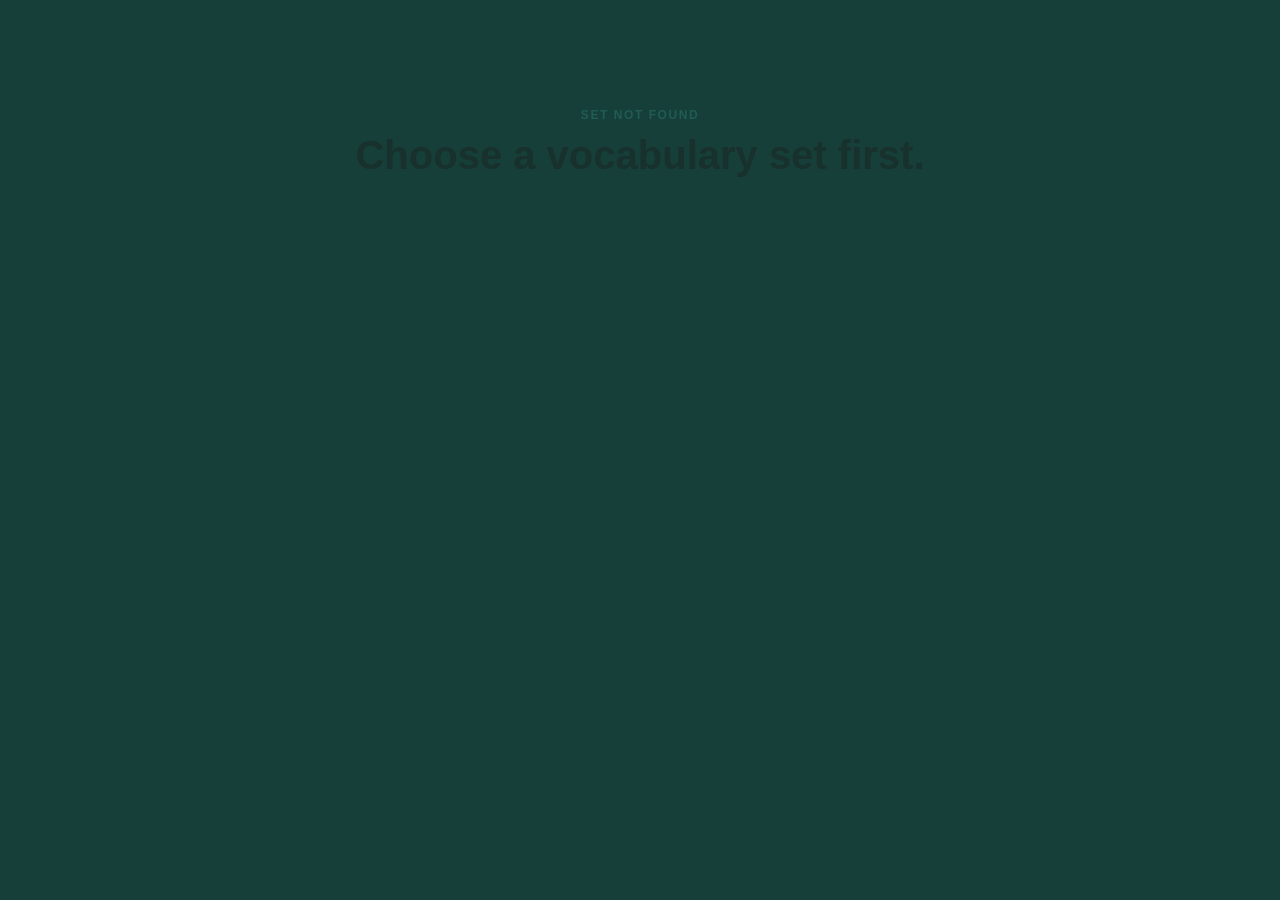
<file: student.html>
<!doctype html>
<html lang="en">
<head>
  <meta charset="utf-8">
  <meta name="viewport" content="width=device-width, initial-scale=1, viewport-fit=cover">
  <meta name="theme-color" content="#173f3a">
  <title>Student Vocabulary · The Mandarin Room</title>
  <link rel="stylesheet" href="css/styles.css?v=long-chinese-fit-1">
</head>
<body class="student-page">
  <main id="student-app" class="student-shell" tabindex="-1">
    <div class="student-topline"><span id="set-label" class="student-set-label"></span><span id="position" class="position" aria-live="polite"></span></div>
    <div class="flashcard-area">
      <div class="display-toggle" role="group" aria-label="Card front display"><button id="show-pinyin" class="toggle-button active" type="button">Chinese + Pinyin</button><button id="hide-pinyin" class="toggle-button" type="button">Chinese only</button></div>
      <div class="student-stage">
        <button id="previous" class="nav-button student-side-nav" type="button">← <span>Previous</span></button>
        <div class="student-card-column">
          <button id="flashcard" class="flashcard" type="button" aria-label="Reveal English meaning" aria-pressed="false">
            <span class="flashcard-inner"><span class="flashcard-face flashcard-front"><span id="student-content" class="student-content"></span><span class="tap-hint">Tap to reveal</span></span><span class="flashcard-face flashcard-back"><span id="student-english" class="student-english"></span><img id="student-image" alt="" hidden><span class="tap-hint">Tap to return</span></span></span>
          </button>
          <div class="student-audio audio-actions"><button id="ai-voice" class="button primary" type="button">▶ AI Voice</button><button id="teacher-voice" class="button primary" type="button" hidden disabled>▶ Teacher Voice</button></div>
          <p id="audio-status" class="audio-status" role="status"></p>
        </div>
        <button id="next" class="nav-button student-side-nav" type="button"><span>Next</span> →</button>
      </div>
    </div>
  </main>
  <script type="module" src="js/student.js?v=long-chinese-fit-1"></script>
</body>
</html>
</file>
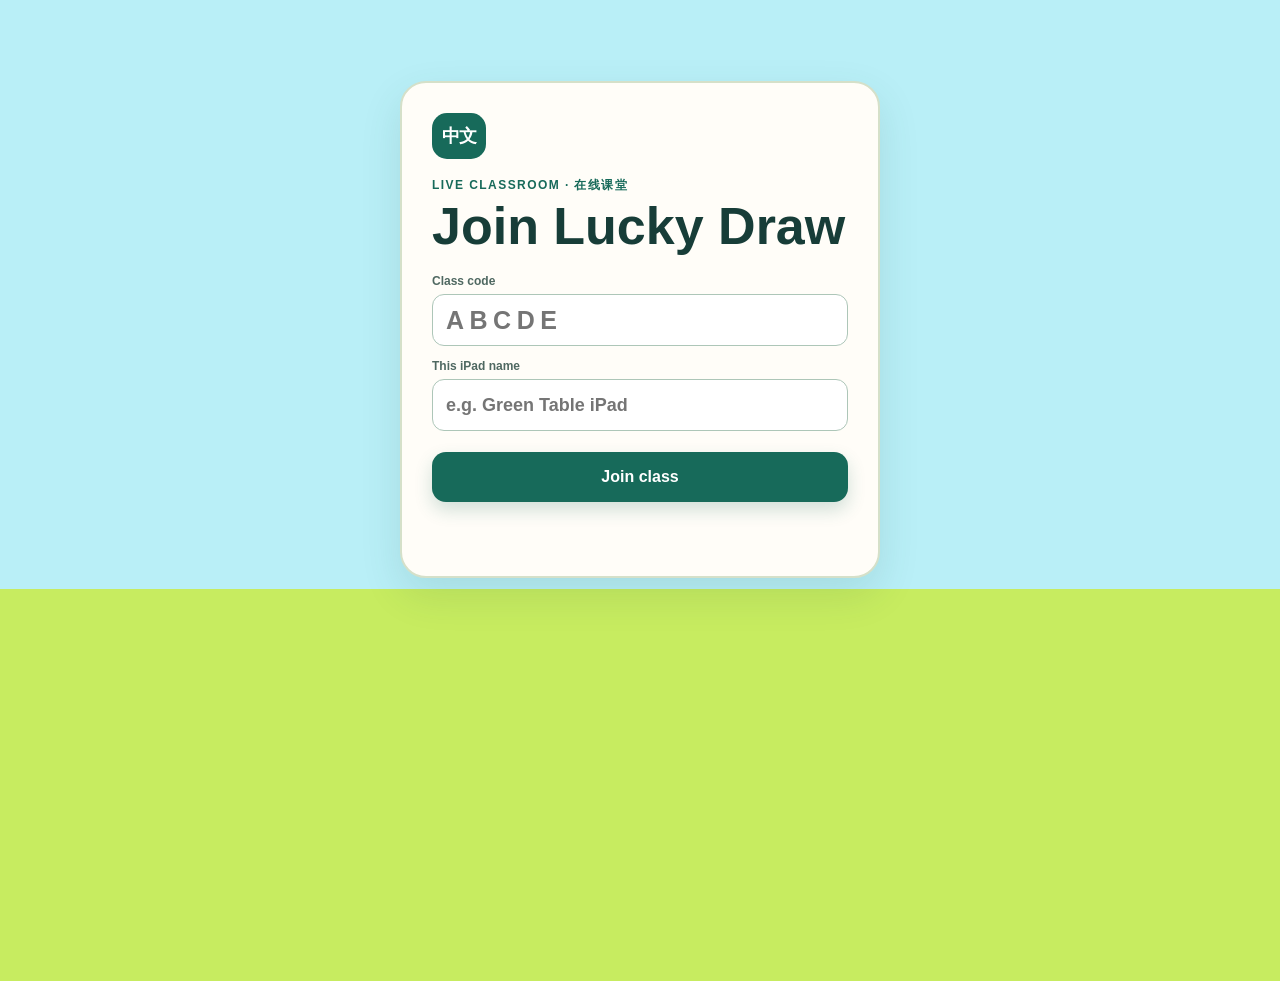
<file: tools/word-randomizer/join.html>
<!doctype html>
<html lang="en">
<head>
  <meta charset="utf-8">
  <meta name="viewport" content="width=device-width, initial-scale=1, viewport-fit=cover">
  <meta name="theme-color" content="#b9eff7">
  <title>Join Lucky Draw · The Mandarin Room</title>
  <link rel="stylesheet" href="styles.css?v=student-ui-2">
</head>
<body class="student-page">
  <main>
    <section id="student-join" class="student-join-card">
      <span class="brand-mark" aria-hidden="true">中文</span>
      <p class="eyebrow">Live Classroom · 在线课堂</p>
      <h1>Join Lucky Draw</h1>
      <label>Class code<input id="student-code" inputmode="text" maxlength="5" autocomplete="off" autocapitalize="characters" placeholder="ABCDE"></label>
      <label>This iPad name<input id="student-name" maxlength="40" autocomplete="off" placeholder="e.g. Green Table iPad"></label>
      <button id="student-join-button" class="primary-button" type="button">Join class</button>
      <p id="student-join-error" role="alert"></p>
    </section>

    <section id="student-session" class="student-session" hidden>
      <div class="park-sky" aria-hidden="true"><span class="cloud cloud-one"></span><span class="cloud cloud-two"></span><span class="tree tree-left"><i></i></span><span class="tree tree-right"><i></i></span><span class="distant-hills"></span><span class="park-bushes"></span></div>
      <header class="student-statusbar">
        <span id="student-connection" class="connection-pill">Connecting…</span>
        <strong id="student-group">Whole class</strong>
        <span id="student-draw-number">Draw 0</span>
      </header>
      <section id="student-result-card" class="result-card waiting" aria-live="polite" aria-label="Current vocabulary">
        <div id="student-waiting" class="waiting-copy student-waiting">
          <div class="waiting-draw-box" aria-hidden="true"><span class="paw-image"></span></div>
          <p class="waiting-zh" lang="zh-Hans">等待老师开始</p>
          <strong>Ready for Lucky Draw</strong>
          <small>You’re connected. The first word will appear here.</small>
          <span class="waiting-dots" aria-hidden="true"><i></i><i></i><i></i></span>
        </div>
        <img id="student-image" alt="" hidden>
        <div class="result-language">
          <div id="student-chinese" class="result-chinese" lang="zh-Hans" hidden></div>
          <div id="student-pinyin" class="result-pinyin" hidden></div>
          <div id="student-english" class="result-english" hidden></div>
        </div>
        <div id="student-voice-actions" class="voice-actions" hidden>
          <button id="student-play-voice" class="voice-button" type="button">🔊 <span>Play voice</span></button>
          <button id="student-play-teacher" class="voice-button" type="button" hidden>👩‍🏫 <span>Teacher Voice</span></button>
        </div>
        <p id="student-audio-status" class="audio-status" role="status"></p>
      </section>
      <button id="student-draw" class="student-draw-button" type="button" hidden><span lang="zh-Hans">点击抽取</span><strong>Tap to Draw</strong><span class="paw-image" aria-hidden="true"></span></button>
      <p id="student-session-message" class="student-session-message" role="status">Waiting for the teacher…</p>
    </section>
  </main>
  <script type="module" src="runtime-bootstrap.mjs?v=student-ui-2"></script>
</body>
</html>
</file>
<file: css/styles.css>
:root {
  --ink: #18312d; --muted: #64726e; --paper: #f8f5ed; --card: #fffdf8;
  --green: #1f5c52; --green-dark: #173f3a; --gold: #dda94c; --line: #dcded7;
  --shadow: 0 12px 34px rgba(24, 49, 45, .08); --radius: 20px;
}

@media (max-width: 600px) {
  .library-controls .filter-row { width: 100%; }
}
* { box-sizing: border-box; }
[hidden] { display: none !important; }
html { color-scheme: light; }
body { margin: 0; min-height: 100vh; background: var(--paper); color: var(--ink); font-family: Inter, ui-sans-serif, -apple-system, BlinkMacSystemFont, "Segoe UI", sans-serif; line-height: 1.5; }
button, a { -webkit-tap-highlight-color: transparent; }
button, input { font: inherit; }
a { color: inherit; }
.site-header { max-width: 1180px; margin: auto; padding: 28px 28px 10px; }
.brand { display: inline-flex; gap: 12px; align-items: center; text-decoration: none; }
.brand-mark { display: grid; width: 52px; height: 44px; place-items: center; border-radius: 14px; background: var(--green); color: white; font-family: "Kaiti SC", STKaiti, KaiTi, "楷体", serif; font-size: 18px; font-weight: 700; letter-spacing: -.08em; white-space: nowrap; }
.brand strong, .brand small { display: block; }.brand small { color: var(--muted); font-size: 12px; letter-spacing: .08em; text-transform: uppercase; }
main:not(.student-shell) { max-width: 1180px; margin: auto; padding: 48px 28px 88px; }
.hero { max-width: 680px; margin-bottom: 78px; }
.eyebrow { margin: 0 0 8px; color: var(--green); font-size: 12px; font-weight: 800; letter-spacing: .13em; text-transform: uppercase; }
h1, h2, h3, p { margin-top: 0; } h1, h2, h3 { line-height: 1.1; }
.hero h1 { max-width: 620px; margin-bottom: 18px; font-family: Georgia, "Times New Roman", serif; font-size: clamp(48px, 7vw, 82px); font-weight: 500; letter-spacing: -.045em; }
.hero > p:last-child { max-width: 570px; color: var(--muted); font-size: 18px; }
.compact-hero { display: flex; max-width: none; margin-bottom: 54px; align-items: end; justify-content: space-between; gap: 30px; }.compact-hero h1 { margin-bottom: 8px; font-size: clamp(45px, 6vw, 68px); }.compact-hero p:last-child { margin-bottom: 0; }
.section-heading { display: flex; align-items: end; justify-content: space-between; margin-bottom: 24px; }
.section-heading h2 { margin: 0; font: 500 34px Georgia, serif; }.muted { color: var(--muted); }
.library-heading { display: flex; align-items: center; justify-content: space-between; gap: 24px; margin-bottom: 14px; }
.library-heading h1 { margin: .2rem 0 .6rem; font-family: -apple-system, BlinkMacSystemFont, "Segoe UI", sans-serif; font-size: clamp(1.8rem, 4vw, 2.5rem); font-weight: 700; line-height: 1.15; letter-spacing: normal; }
.library-controls { display: flex; align-items: center; justify-content: space-between; gap: 18px; margin-bottom: 18px; }
.library-controls .filter-row { min-width: 0; margin: 0; }
.library-controls .muted { flex: 0 0 auto; margin: 0; font-size: 14px; }
.set-grid { display: grid; grid-template-columns: repeat(3, 1fr); gap: 18px; }
.filter-row { display: flex; margin: -8px 0 25px; gap: 8px; overflow-x: auto; padding: 8px 2px; }.filter-button, .toggle-button, .mini-button { min-height: 38px; padding: 0 14px; border: 1px solid var(--line); border-radius: 20px; background: transparent; color: var(--muted); cursor: pointer; white-space: nowrap; font: inherit; font-size: 13px; font-weight: 700; }.filter-button.active, .toggle-button.active { border-color: var(--green); background: var(--green); color: white; }
.set-card { position: relative; display: flex; min-height: 330px; padding: 24px; overflow: hidden; flex-direction: column; border: 1px solid var(--line); border-radius: var(--radius); background: var(--card); box-shadow: var(--shadow); }
.set-card::before { content: ""; position: absolute; top: 0; right: 0; width: 90px; height: 6px; background: var(--accent, var(--gold)); border-radius: 0 0 0 6px; }
.year-1 { --accent: #d99367; }.year-2 { --accent: #dfb447; }.year-3 { --accent: #72a992; }.year-4 { --accent: #6d99aa; }.year-5 { --accent: #967fa3; }
.card-topline { display: flex; justify-content: space-between; color: var(--muted); font-size: 13px; }.year-badge { color: var(--ink); font-weight: 800; }
.set-card-content { display: flex; margin: 12px 0; flex: 1; flex-direction: column; align-items: flex-start; justify-content: center; text-align: left; }.set-card-cover { width: 100%; height: 140px; margin-top: 16px; border: 1px solid var(--line); border-radius: 14px; background: var(--paper); object-fit: contain; }.card-chinese { margin-bottom: 7px; color: var(--green); font-size: 30px; font-weight: 650; }.set-card h3 { margin: 0; font-family: -apple-system, BlinkMacSystemFont, "Segoe UI", sans-serif; font-size: 27px; font-weight: 700; }
.set-card > p { min-height: 48px; color: var(--muted); font-size: 14px; }
.card-actions { display: flex; align-items: center; gap: 10px; }.card-actions .set-action { min-width: 0; flex: 1 1 0; padding-right: 12px; padding-left: 12px; justify-content: center; font-size: 14px; }.card-actions.teacher-actions { gap: 7px; }.empty-message { grid-column: 1 / -1; padding: 40px; border: 1px dashed var(--line); border-radius: var(--radius); text-align: center; color: var(--muted); }
.button, .icon-button, .nav-button { display: inline-flex; min-height: 48px; padding: 0 18px; align-items: center; justify-content: center; gap: 10px; border: 1px solid transparent; border-radius: 13px; cursor: pointer; font-weight: 750; text-decoration: none; transition: transform .15s, background .15s; }
.button:hover, .icon-button:hover:not(:disabled), .nav-button:hover:not(:disabled) { transform: translateY(-1px); }.button:focus-visible, button:focus-visible, a:focus-visible { outline: 3px solid #e5b757; outline-offset: 3px; }
.primary { background: var(--green); color: white; }.secondary { border-color: var(--line); background: transparent; color: var(--ink); }.card-button { justify-content: space-between; }
.site-footer { display: grid; max-width: 1124px; margin: auto; padding: 24px 0 34px; grid-template-columns: 1fr auto 1fr; align-items: center; gap: 24px; border-top: 1px solid var(--line); color: var(--muted); font-size: 12px; letter-spacing: .01em; }.site-footer span:nth-child(2) { text-align: center; }.site-footer span:last-child { text-align: right; }
.detail-header { margin-bottom: 28px; }.quiet-link { display: inline-block; margin-bottom: 26px; color: var(--green); font-weight: 750; text-decoration: none; }
.detail-title { display: flex; align-items: center; justify-content: space-between; gap: 28px; }.detail-title h1 { margin: .2rem 0 .6rem; font-family: -apple-system, BlinkMacSystemFont, "Segoe UI", sans-serif; font-size: clamp(1.8rem, 4vw, 2.5rem); font-weight: 700; line-height: 1.15; letter-spacing: normal; }.detail-chinese-title { margin: 0; color: var(--green); font-size: clamp(28px, 3.2vw, 32px); font-weight: 650; line-height: 1.2; }
.detail-actions { display: flex; min-width: 210px; flex-direction: column; gap: 9px; flex-shrink: 0; }.detail-actions .button { width: 100%; }
.word-list { overflow: hidden; border: 1px solid var(--line); border-radius: var(--radius); background: var(--card); box-shadow: var(--shadow); }
.word-row { display: grid; min-height: 150px; padding: 18px 22px; grid-template-columns: 48px minmax(180px, 1fr) minmax(140px, .75fr) minmax(130px, 176px); grid-template-areas: "number main english image" "number actions actions image"; align-items: center; column-gap: 20px; row-gap: 10px; border-bottom: 1px solid var(--line); }.word-row:last-child { border: 0; }
.item-number { color: #98a29f; font: 17px Georgia, serif; }.word-main strong, .word-main span { display: block; }.word-main strong { margin-bottom: 4px; font-size: 28px; }.word-main span, .word-row > p { color: var(--muted); }.word-row > p { margin: 0; }
.item-number { grid-area: number; }.word-main { grid-area: main; }.word-english { grid-area: english; }.word-image-preview { display: flex; width: 100%; height: 112px; grid-area: image; align-items: center; justify-content: center; overflow: hidden; border: 1px solid var(--line); border-radius: 13px; background: var(--paper); color: var(--muted); font-size: 12px; }.word-image-preview img { width: 100%; height: 100%; object-fit: contain; }.row-actions { display: flex; grid-area: actions; gap: 8px; }.icon-button { min-height: 44px; padding: 0 13px; border-color: var(--line); background: white; color: var(--green); font-size: 13px; }.icon-button:disabled, button:disabled { cursor: not-allowed; opacity: .42; }
.audio-status { min-height: 24px; margin: 14px 0 0; color: var(--muted); text-align: center; font-size: 14px; }
.empty-state { padding: 80px 20px; text-align: center; }.empty-state h1 { font-family: -apple-system, BlinkMacSystemFont, "Segoe UI", sans-serif; font-size: clamp(1.8rem, 4vw, 2.5rem); font-weight: 700; line-height: 1.15; }
.editor-main { max-width: 1040px !important; }.editor-heading, .panel-heading { display: flex; align-items: end; justify-content: space-between; gap: 24px; }.editor-heading { margin-bottom: 28px; }.editor-heading h1 { margin: 0; font: 500 clamp(38px, 6vw, 58px) Georgia, serif; }.editor-actions { display: flex; gap: 10px; }.danger { border-color: #bb5d55; background: transparent; color: #9c352d; }.form-status { min-height: 24px; color: #9c352d; font-weight: 650; }.form-panel { margin-bottom: 22px; padding: 28px; border: 1px solid var(--line); border-radius: var(--radius); background: var(--card); box-shadow: var(--shadow); }.form-panel h2 { margin-bottom: 22px; font: 500 28px Georgia, serif; }.panel-heading p { color: var(--muted); }.form-grid { display: grid; grid-template-columns: 1fr 1fr; gap: 20px; }.form-grid label { display: flex; flex-direction: column; gap: 7px; font-size: 14px; font-weight: 750; }.form-grid small, .helper-message { color: var(--muted); font-size: 12px; font-weight: 400; }.full { grid-column: 1 / -1; }input, textarea, select { width: 100%; min-height: 48px; padding: 11px 13px; border: 1px solid #cdd3cf; border-radius: 10px; background: white; color: var(--ink); font: inherit; }textarea { resize: vertical; }.item-editor { margin-top: 15px; padding: 20px; border: 1px solid var(--line); border-radius: 15px; background: #faf9f5; }.item-editor-top { display: flex; margin-bottom: 18px; justify-content: space-between; align-items: center; }.drag-label { font-weight: 800; }.mini-button { min-height: 34px; margin-left: 5px; border-radius: 9px; }.helper-row { display: flex; align-items: center; gap: 12px; }.helper-row .mini-button { margin: 0; color: var(--green); }.checkbox-label { flex-direction: row !important; align-items: center; }.checkbox-label input { width: 20px; min-height: 20px; }.bulk-panel > p { color: var(--muted); }.bulk-panel textarea { margin-bottom: 14px; }
.voice-auth-panel { display: flex; margin-bottom: 22px; padding: 18px 20px; align-items: center; justify-content: space-between; gap: 20px; border: 1px solid var(--line); border-radius: 15px; background: #eef4f1; }.voice-auth-panel strong { display: block; }.voice-auth-panel strong.developer-error { max-width: 720px; color: #9c352d; font-family: ui-monospace, SFMono-Regular, Menlo, monospace; font-size: 12px; overflow-wrap: anywhere; }.voice-auth-panel p { margin: 4px 0 0; color: var(--muted); font-size: 13px; }.optional-editor { overflow: hidden; border: 1px solid var(--line); border-radius: 12px; background: white; }.optional-editor summary { min-height: 46px; padding: 12px 15px; color: var(--green); cursor: pointer; font-size: 14px; font-weight: 800; }.optional-editor-body { padding: 18px; border-top: 1px solid var(--line); }.teacher-voice-editor { margin-top: 20px; padding-top: 18px; border-top: 1px solid var(--line); }.voice-heading div { display: flex; align-items: baseline; gap: 12px; }.voice-heading span, .voice-status { color: var(--muted); font-size: 13px; }.voice-buttons { display: flex; margin-top: 12px; flex-wrap: wrap; gap: 8px; }.voice-buttons .mini-button { min-height: 42px; margin: 0; }.voice-status { min-height: 20px; margin: 9px 0 0; }
.editor-site-header { display: flex; align-items: center; justify-content: space-between; gap: 28px; }.editor-site-header .voice-auth-panel { margin: 0; padding: 0; justify-content: flex-end; border: 0; background: transparent; text-align: right; }.editor-site-header .voice-auth-panel p { font-size: 11px; }.editor-site-header .voice-auth-panel .button { min-height: 42px; padding: 0 14px; }
.home-auth-panel { flex: 1; }.home-auth-panel #voice-auth-state { color: var(--muted); font-size: 12px; font-weight: 650; }.home-auth-panel > div { flex: 0 0 auto; }
.vocabulary-items-panel { padding-top: 24px; }.quick-paste-panel { display: grid; margin: 4px 0 22px; padding: 18px; grid-template-columns: minmax(170px, .7fr) minmax(300px, 1.5fr) auto; align-items: center; gap: 16px; border: 1px solid #b7cec6; border-radius: 15px; background: #eef4f1; }.quick-paste-copy h3 { margin: 0 0 5px; font-size: 18px; }.quick-paste-copy p { margin: 0; color: var(--muted); font-size: 12px; }.quick-paste-panel textarea { min-height: 88px; }.compact-column-headings, .compact-item-row { display: grid; grid-template-columns: 34px minmax(105px, 1fr) minmax(120px, 1fr) minmax(130px, 1.15fr) minmax(155px, auto) 68px; gap: 7px; align-items: center; }.compact-column-headings { padding: 0 8px 6px; color: var(--muted); font-size: 10px; font-weight: 800; letter-spacing: .06em; text-transform: uppercase; }.item-editor.compact-item-row { position: relative; min-height: 62px; margin-top: 5px; padding: 6px 7px; border-radius: 10px; }.compact-item-index { text-align: center; color: var(--muted); font-weight: 800; }.compact-reorder { display: flex; margin-top: 1px; justify-content: center; }.compact-reorder .icon-button { width: 16px; min-height: 22px; padding: 0; border: 0; background: transparent; font-size: 11px; }.compact-field { min-width: 0; }.compact-field > span { position: absolute; width: 1px; height: 1px; overflow: hidden; clip: rect(0 0 0 0); }.compact-field input { min-height: 38px; padding: 6px 9px; }.compact-field:first-of-type input { font-size: 17px; font-weight: 700; }.compact-teacher-voice.teacher-voice-editor { min-width: 0; margin: 0; padding: 0; border: 0; }.compact-teacher-voice .voice-heading strong { display: none; }.compact-teacher-voice .voice-heading span { font-size: 10px; }.compact-teacher-voice .voice-buttons { margin-top: 2px; flex-wrap: nowrap; gap: 3px; }.compact-teacher-voice .voice-buttons .mini-button { min-height: 32px; padding: 0 7px; font-size: 10px; white-space: nowrap; }.compact-teacher-voice .voice-status { min-height: 0; margin: 2px 0 0; font-size: 9px; }.compact-more { position: relative; }.compact-more summary { min-height: 36px; padding: 7px 6px; border: 1px solid var(--line); border-radius: 8px; color: var(--green); cursor: pointer; font-size: 11px; font-weight: 800; list-style: none; text-align: center; }.compact-more summary::-webkit-details-marker { display: none; }.compact-more-panel { position: absolute; z-index: 5; top: 41px; right: 0; display: grid; width: min(340px, calc(100vw - 40px)); padding: 15px; gap: 12px; border: 1px solid var(--line); border-radius: 12px; background: white; box-shadow: var(--shadow); }.compact-more-panel label { display: flex; flex-direction: column; gap: 5px; font-size: 12px; font-weight: 750; }.compact-more-panel input, .compact-more-panel select { min-height: 40px; }.compact-more-panel .suggest { margin: 0; color: var(--green); }.compact-more-panel .remove-item { margin: 0; justify-self: start; }.compact-add-item { margin-top: 12px; }
.editor-heading h1 { margin: .2rem 0 .6rem; font-family: -apple-system, BlinkMacSystemFont, "Segoe UI", sans-serif; font-size: clamp(1.8rem, 4vw, 2.5rem); font-weight: 700; line-height: 1.15; }
.form-panel h2, .section-heading h2 { font-family: -apple-system, BlinkMacSystemFont, "Segoe UI", sans-serif; font-weight: 700; }
.set-details-panel { padding: 22px 24px; }.set-details-panel h2 { margin-bottom: 15px; }.set-details-grid { grid-template-columns: minmax(110px, .45fr) minmax(200px, 1fr) minmax(200px, 1fr); gap: 14px; }.set-details-grid input, .set-details-grid select { min-height: 42px; padding: 7px 10px; }.set-details-advanced { margin-top: 14px; }.set-details-advanced summary { min-height: 40px; padding: 9px 12px; }.set-details-advanced .optional-editor-body { padding: 14px; }.set-details-advanced label { display: flex; flex-direction: column; gap: 5px; font-size: 13px; font-weight: 750; }.set-details-advanced input { min-height: 40px; }.set-details-advanced small { color: var(--muted); font-size: 12px; font-weight: 400; }
.set-cover-editor { display: grid; margin-top: 16px; padding-top: 16px; gap: 11px; border-top: 1px solid var(--line); }.set-cover-editor > div:first-child strong,.set-cover-editor > div:first-child small { display: block; }.set-cover-editor > div:first-child small { margin-top: 3px; }.set-cover-editor > .mini-button { margin: 0; justify-self: start; color: var(--green); }.set-cover-current:empty { display: none; }.set-cover-current { display: flex; align-items: center; gap: 10px; }.set-cover-current img { width: 92px; height: 92px; border: 1px solid var(--line); border-radius: 12px; background: var(--paper); object-fit: contain; }.set-cover-current span { color: var(--muted); font-size: 12px; }.set-cover-review { display: grid; padding: 11px; grid-template-columns: 120px 1fr; align-items: center; gap: 13px; border: 1px solid #b7cec6; border-radius: 12px; background: #eef4f1; }.set-cover-review > img { width: 120px; aspect-ratio: 1; border-radius: 10px; background: var(--paper); object-fit: contain; }.set-cover-review strong,.set-cover-review small { display: block; }.set-cover-review small { margin-top: 4px; }.set-cover-actions { display: flex; margin-top: 12px; flex-wrap: wrap; gap: 6px; }.set-cover-actions .mini-button { margin: 0; }
.image-field { display: grid; gap: 7px; }.image-field label { display: grid; gap: 5px; }.image-field small { color: var(--muted); line-height: 1.35; }.image-field .find-image { margin: 0; justify-self: start; color: var(--green); }.image-field-preview { width: 76px; height: 76px; border: 1px solid var(--line); border-radius: 10px; background: var(--paper); object-fit: contain; }
.image-review { margin: 0 0 22px; padding: 18px; border: 1px solid #b7cec6; border-radius: 15px; background: #eef4f1; }.image-review-heading { display: flex; margin-bottom: 15px; align-items: start; justify-content: space-between; gap: 18px; }.image-review-heading h3 { margin-bottom: 5px; font-size: 20px; }.image-review-heading p { margin: 0; color: var(--muted); font-size: 12px; }.image-review-heading > div:last-child { display: flex; flex: 0 0 auto; gap: 8px; }.image-review-heading .button { min-height: 40px; padding: 0 12px; font-size: 12px; }.image-review-grid { display: grid; grid-template-columns: repeat(3,minmax(0,1fr)); gap: 12px; }.image-review-card { display: grid; min-width: 0; padding: 10px; gap: 9px; border: 2px solid transparent; border-radius: 12px; background: var(--card); }.image-review-card.decision-accepted { border-color: #4e8a72; }.image-review-card.decision-skipped { opacity: .58; }.image-review-card img { width: 100%; aspect-ratio: 1; border-radius: 9px; background: var(--paper); object-fit: contain; }.image-review-card strong,.image-review-card span,.image-review-card small { display: block; }.image-review-card strong { font-size: 22px; }.image-review-card span { font-weight: 750; }.image-review-card small { min-height: 34px; color: var(--muted); font-size: 10px; line-height: 1.3; }.image-review-actions { display: flex; gap: 5px; }.image-review-actions .mini-button { min-width: 0; margin: 0; padding: 0 8px; flex: 1; font-size: 10px; }.decision-accepted .accept-image { border-color: var(--green); background: var(--green); color: #fff; }.decision-skipped .skip-image { border-color: var(--muted); background: var(--muted); color: #fff; }
.student-page { background: var(--green-dark); }
.student-shell { display: grid; width: min(1000px, 100%); min-height: 100vh; margin: auto; padding: max(26px, env(safe-area-inset-top)) 28px max(30px, env(safe-area-inset-bottom)); grid-template-rows: auto 1fr; gap: 24px; }
.student-topline { display: flex; justify-content: space-between; align-items: center; }.student-topline .quiet-link { margin: 0; color: #dce9e5; }.position { padding: 7px 13px; border-radius: 20px; background: rgba(255,255,255,.1); color: white; font-weight: 750; }
.student-set-label { color: #dce9e5; font-size: 14px; font-weight: 700; }.flashcard-area { display: flex; align-self: stretch; flex-direction: column; align-items: center; }.display-toggle { display: flex; margin-bottom: 12px; padding: 3px; border-radius: 22px; background: rgba(255,255,255,.1); }.display-toggle .toggle-button { min-height: 34px; border: 0; color: #dce9e5; }.display-toggle .active { background: white; color: var(--green-dark); }.flashcard { width: 100%; height: min(58vh, 520px); min-height: 380px; padding: 0; border: 0; background: transparent; cursor: pointer; perspective: 1100px; }.flashcard-inner { position: relative; display: block; width: 100%; height: 100%; transition: transform .42s ease; transform-style: preserve-3d; }.flashcard.revealed .flashcard-inner { transform: rotateY(180deg); }.flashcard-face { position: absolute; inset: 0; display: flex; padding: clamp(30px, 7vw, 72px); align-items: center; justify-content: center; flex-direction: column; border-radius: 28px; background: var(--card); text-align: center; box-shadow: 0 24px 70px rgba(0,0,0,.2); backface-visibility: hidden; -webkit-backface-visibility: hidden; }.flashcard-back { transform: rotateY(180deg); }.tap-hint { position: absolute; bottom: 24px; color: #9ba5a1; font-size: 12px; font-weight: 700; letter-spacing: .08em; text-transform: uppercase; }.flashcard-back img { max-width: min(70%, 360px); max-height: 220px; margin-top: 24px; border-radius: 15px; object-fit: contain; }
.student-content { display: flex; width: 100%; max-width: 100%; align-items: center; justify-content: center; text-align: center; }.student-simple-line { flex-direction: column; }.student-chinese, .student-pinyin { display: block; margin-right: 0; margin-left: 0; text-align: center; }.student-chinese { margin-top: 8px; margin-bottom: 0; max-width: 100%; color: var(--ink); font-size: clamp(48px, 8vw, 80px); font-weight: 700; line-height: 1.18; letter-spacing: .01em; white-space: nowrap; }.student-chinese.student-chinese-long { font-size: clamp(38px, 5.6vw, 58px); letter-spacing: 0; }.student-pinyin { color: var(--green); font-size: clamp(24px, 4vw, 40px); line-height: 1.25; white-space: nowrap; }.student-pinyin[hidden] { display: none; }.student-pinyin[hidden] + .student-chinese { margin-top: 0; }.student-english { color: var(--ink); font: 500 clamp(34px, 6vw, 58px) Georgia, serif; }
.student-stage { display: grid; width: 100%; grid-template-columns: minmax(64px, 86px) minmax(0, 1fr) minmax(64px, 86px); align-items: center; gap: 14px; }.student-card-column { min-width: 0; }.student-audio { display: flex; margin-top: 24px; justify-content: center; gap: 12px; }.student-side-nav { min-width: 0; width: 100%; min-height: 92px; padding: 10px 8px; flex-direction: column; border-color: rgba(255,255,255,.22); background: rgba(255,255,255,.08); color: white; }.student-side-nav:disabled { opacity: .4; }.nav-button { border-color: rgba(255,255,255,.22); background: rgba(255,255,255,.08); color: white; }
@media (max-width: 900px) { .set-grid { grid-template-columns: repeat(2, 1fr); }.word-row { grid-template-columns: 38px minmax(0,1fr) minmax(112px,150px); grid-template-areas: "number main image" "number english image" ". actions actions"; }.detail-title { align-items: start; flex-direction: column; }.quick-paste-panel { grid-template-columns: 1fr 1.5fr; }.quick-paste-panel .button { grid-column: 2; justify-self: start; } }
@media (max-width: 600px) { .site-header { padding: 20px 18px 0; } .editor-site-header { align-items: stretch; flex-direction: column; gap: 14px; }.editor-site-header .voice-auth-panel { width: 100%; text-align: left; } main:not(.student-shell) { padding: 32px 18px 60px; }.hero { margin-bottom: 45px; }.compact-hero { align-items: start; flex-direction: column; }.library-heading { align-items: stretch; flex-direction: column; gap: 14px; }.library-heading .button { align-self: flex-start; }.library-controls { align-items: flex-start; flex-direction: column; gap: 6px; }.set-grid { grid-template-columns: 1fr; }.set-card { min-height: 290px; }.card-actions.teacher-actions { flex-wrap: wrap; }.card-actions.teacher-actions .primary { flex-basis: 100%; order: -1; }.section-heading { align-items: start; flex-direction: column; }.section-heading .muted { margin: 8px 0 0; }.word-row { min-height: 138px; padding: 14px; grid-template-columns: 28px minmax(0,1fr) 86px; grid-template-areas: "number main image" ". english image" ". actions actions"; column-gap: 10px; row-gap: 7px; }.word-image-preview { height: 86px; }.row-actions { flex-wrap: wrap; }.detail-title .button { width: 100%; }.detail-actions { width: 100%; flex-direction: column; }.detail-title h1 span { display: block; margin-top: 8px; } .site-footer { margin: 0 18px; grid-template-columns: 1fr; gap: 5px; text-align: center; }.site-footer span:last-child { text-align: center; }.form-grid { grid-template-columns: 1fr; }.full { grid-column: auto; }.editor-heading, .panel-heading, .voice-auth-panel { align-items: stretch; flex-direction: column; }.editor-actions { flex-direction: column; }.form-panel { padding: 20px 16px; }.helper-row { align-items: start; flex-direction: column; }.quick-paste-panel { grid-template-columns: 1fr; padding: 14px; }.quick-paste-panel .button { grid-column: 1; justify-self: stretch; }.compact-column-headings { display: none; }.compact-item-row { grid-template-columns: 30px 1fr 1fr 68px !important; gap: 7px; }.compact-item-index { grid-row: 1 / 4; }.compact-field-chinese { grid-column: 2 / 5; }.compact-field-pinyin { grid-column: 2; }.compact-field-english { grid-column: 3 / 5; }.compact-teacher-voice { grid-column: 2 / 4; }.compact-more { grid-column: 4; grid-row: 3; }.compact-more-panel { right: 0; }.compact-teacher-voice .voice-buttons { flex-wrap: wrap; }.student-shell { padding-left: 14px; padding-right: 14px; }.flashcard { min-height: 390px; }.student-audio { width: 100%; }.student-audio .button { flex: 1; }.nav-button { min-width: 0; width: 46%; }.student-set-label { max-width: 70%; } }
@media (max-width: 600px) { .student-stage { grid-template-columns: 44px minmax(0, 1fr) 44px; gap: 7px; }.student-stage button.student-side-nav { width: 100%; min-height: 78px; padding: 7px 4px; }.student-side-nav span { display: none; }.student-audio { gap: 5px; }.student-audio .button { min-width: 0; padding: 0 5px; font-size: 12px; white-space: nowrap; } }
@media (max-width: 760px) { .image-review-heading { flex-direction: column; }.image-review-heading > div:last-child { width: 100%; flex-wrap: wrap; }.image-review-grid { grid-template-columns: repeat(2,minmax(0,1fr)); } }
@media (max-width: 460px) { .image-review-grid { grid-template-columns: 1fr; }.image-review-heading .button { flex: 1; }.vocabulary-items-panel .panel-heading { align-items: stretch; }.vocabulary-items-panel .panel-heading #auto-add-images { width: 100%; }.set-cover-review { grid-template-columns: 1fr; }.set-cover-review > img { width: min(100%, 220px); }.set-cover-actions .mini-button { flex: 1; } }
@media (prefers-reduced-motion: reduce) { * { scroll-behavior: auto !important; transition: none !important; } }
</file>
<file: tools/word-randomizer/styles.css>
:root { --ink:#173d38; --deep:#176a5a; --green:#2b9c72; --leaf:#84c95e; --yellow:#ffd85a; --orange:#f59c52; --pink:#ef7c75; --sky:#dff6ff; --cream:#fffaf0; --paper:#fffdf8; --line:#dce7dc; --shadow:0 16px 42px rgba(27,80,67,.12); }
* { box-sizing:border-box; }
[hidden] { display:none !important; }
html { color-scheme:light; }
body { margin:0; min-height:100vh; background:#f7f5e9; color:var(--ink); font-family:Inter,ui-sans-serif,-apple-system,BlinkMacSystemFont,"Segoe UI",sans-serif; }
button,input,select { font:inherit; }
button,a,label,select { -webkit-tap-highlight-color:transparent; }
button:focus-visible,a:focus-visible,input:focus-visible,select:focus-visible { outline:4px solid #ffbd3e; outline-offset:3px; }
.tool-header { display:flex; max-width:1240px; margin:auto; padding:22px 26px; align-items:center; justify-content:space-between; gap:20px; }
.brand { display:inline-flex; align-items:center; gap:11px; color:inherit; text-decoration:none; }.brand-mark { display:grid; width:54px; height:46px; place-items:center; border-radius:15px; background:var(--deep); color:#fff; font-family:"Kaiti SC",STKaiti,KaiTi,"楷体",serif; font-size:18px; font-weight:700; letter-spacing:-.08em; white-space:nowrap; }.brand strong,.brand small { display:block; }.brand small { color:#67807a; font-size:11px; font-weight:800; letter-spacing:.11em; text-transform:uppercase; }.version { color:#67807a; font-size:13px; font-weight:750; }
main { min-height:calc(100vh - 90px); }.setup-screen { max-width:1240px; margin:auto; padding:34px 26px 70px; }.setup-intro { margin-bottom:30px; }.eyebrow { margin:0 0 6px; color:var(--deep); font-size:12px; font-weight:900; letter-spacing:.12em; text-transform:uppercase; }.setup-intro h1 { margin:0 0 10px; font-size:clamp(40px,6vw,66px); line-height:1; letter-spacing:-.045em; }.setup-intro>p:last-child { max-width:650px; margin:0; color:#627873; font-size:17px; line-height:1.55; }
.setup-grid { display:grid; grid-template-columns:minmax(290px,.8fr) minmax(420px,1.2fr); gap:18px; }.panel { border:1px solid var(--line); border-radius:24px; background:var(--paper); box-shadow:var(--shadow); overflow:hidden; }.panel-heading { display:flex; min-height:76px; padding:18px 20px 14px; align-items:center; justify-content:space-between; gap:14px; }.panel-heading>div { display:flex; align-items:center; gap:11px; }.panel-heading h2 { margin:0; font-size:21px; }.step { display:grid; width:31px; height:31px; place-items:center; border-radius:50%; background:var(--yellow); font-weight:900; }.status,.count-pill { color:#617973; font-size:12px; font-weight:800; }.count-pill { padding:6px 10px; border-radius:20px; background:#e9f5ed; color:var(--deep); }.set-panel,.words-panel { min-height:390px; }.set-list,.word-list { max-height:430px; overflow:auto; padding:0 12px 15px; }.set-choice,.word-choice { display:grid; min-height:70px; margin:5px 0; padding:12px; align-items:center; gap:11px; border:1px solid transparent; border-radius:15px; cursor:pointer; }.set-choice { grid-template-columns:25px 1fr; background:#f6faf6; }.set-choice:has(input:checked),.word-choice:has(input:checked) { border-color:#77bda1; background:#edf8f1; }.set-choice input,.word-choice input,.display-options input,.choice-card input { width:22px; height:22px; accent-color:var(--deep); }.set-choice strong,.set-choice small { display:block; }.set-choice small { margin-top:2px; color:#6e827d; font-size:12px; }.selection-actions { display:flex; padding:0 20px 8px; gap:10px; }.text-button { min-height:39px; padding:0 12px; border:1px solid var(--line); border-radius:11px; background:#fff; color:var(--deep); cursor:pointer; font-size:12px; font-weight:850; }.word-choice { grid-template-columns:25px minmax(60px,auto) 1fr auto; min-height:60px; background:#fafbf7; }.word-choice strong { font-size:22px; }.word-choice>span { color:#536b65; font-size:13px; }.word-choice small { max-width:110px; color:#7a8d87; font-size:10px; text-align:right; }.empty-copy { margin:30px 12px; color:#758984; text-align:center; }
.options-panel { grid-column:1/-1; padding-bottom:22px; }.options-grid { display:grid; padding:0 20px 18px; grid-template-columns:repeat(4,1fr); gap:16px; }fieldset { min-width:0; margin:0; padding:14px; border:1px solid var(--line); border-radius:16px; }legend { padding:0 5px; font-weight:850; }.choice-card { display:flex; min-height:63px; margin:7px 0; padding:9px; align-items:center; gap:9px; border-radius:12px; background:#f8faf6; cursor:pointer; }.choice-card span,.choice-card strong,.choice-card small { display:block; }.choice-card small { color:#6a7d78; font-size:11px; }.select-label { display:block; margin:6px 0; color:#526862; font-size:12px; font-weight:800; }select { width:100%; min-height:48px; padding:0 10px; border:1px solid #bdcec6; border-radius:11px; background:#fff; color:var(--ink); }.field-note { display:block; margin-top:8px; color:#71847f; font-size:11px; line-height:1.4; }.display-options { display:grid; grid-template-columns:1fr 1fr; gap:7px; }.display-options label { display:flex; min-height:45px; padding:8px; align-items:center; gap:7px; border-radius:10px; background:#f8faf6; cursor:pointer; }.setup-error { min-height:20px; margin:0 20px 8px; color:#a53b35; font-size:13px; font-weight:800; text-align:right; }.primary-button,.secondary-button { display:inline-flex; min-height:50px; padding:0 20px; align-items:center; justify-content:center; border-radius:14px; cursor:pointer; font-weight:900; }.primary-button { border:0; background:var(--deep); color:#fff; box-shadow:0 8px 18px rgba(23,106,90,.2); }.primary-button:disabled { opacity:.4; cursor:not-allowed; }.start-button { float:right; margin-right:20px; }
.play-screen { position:relative; min-height:calc(100vh - 88px); padding:22px max(24px,env(safe-area-inset-right)) max(28px,env(safe-area-inset-bottom)) max(24px,env(safe-area-inset-left)); overflow:hidden; background:linear-gradient(#dff6ff 0 58%,#d8ed9b 58% 100%); }.park-sky { position:absolute; inset:0; pointer-events:none; }.cloud { position:absolute; width:110px; height:34px; border-radius:30px; background:rgba(255,255,255,.78); }.cloud:before,.cloud:after { content:""; position:absolute; bottom:8px; border-radius:50%; background:inherit; }.cloud:before { left:20px; width:48px; height:48px; }.cloud:after { right:16px; width:38px; height:38px; }.cloud-one { top:12%; left:4%; }.cloud-two { top:18%; right:5%; transform:scale(.75); }.play-topbar,.play-stage,.history-panel,.complete-dialog { position:relative; z-index:1; max-width:1200px; margin-left:auto; margin-right:auto; }.play-topbar { display:flex; min-height:74px; align-items:start; justify-content:space-between; gap:20px; }.play-topbar h1 { max-width:720px; margin:0; font-size:clamp(25px,4vw,42px); line-height:1.05; }.top-actions { display:flex; gap:9px; }.secondary-button { min-height:45px; border:1px solid rgba(23,61,56,.2); background:rgba(255,255,255,.74); color:var(--ink); }.play-stage { display:grid; min-height:510px; grid-template-columns:minmax(280px,.8fr) minmax(390px,1.2fr); align-items:center; gap:clamp(24px,5vw,70px); }.lucky-zone { position:relative; display:flex; min-height:430px; align-items:center; justify-content:center; flex-direction:column; }.park-friends { position:absolute; top:35px; display:flex; width:min(390px,100%); justify-content:space-between; font-size:clamp(48px,7vw,76px); filter:drop-shadow(0 8px 5px rgba(0,0,0,.1)); }.gift-box { position:relative; width:210px; height:185px; margin-top:40px; filter:drop-shadow(0 18px 12px rgba(59,79,41,.2)); }.gift-body,.gift-lid,.gift-ribbon { position:absolute; display:block; }.gift-body { right:12px; bottom:0; left:12px; height:140px; border-radius:8px 8px 20px 20px; background:linear-gradient(135deg,#ff926d,#ec5e59); border:5px solid #b94148; }.gift-lid { z-index:2; top:25px; left:0; width:100%; height:54px; border:5px solid #b94148; border-radius:13px; background:#ffb05d; transform-origin:15% 100%; }.gift-ribbon { z-index:3; top:25px; bottom:0; left:84px; width:42px; border:5px solid #b94148; border-top:0; background:var(--yellow); }.gift-box.drawing .gift-lid { animation:lid-pop .45s ease both; }.gift-box.drawing { animation:box-wiggle .42s ease; }.draw-button { z-index:4; min-width:220px; min-height:78px; margin-top:-12px; padding:10px 28px; border:5px solid #fff5c1; border-radius:24px; background:linear-gradient(#ffd955,#f7b933); color:#483912; box-shadow:0 9px 0 #d5892d,0 15px 22px rgba(61,70,41,.22); cursor:pointer; }.draw-button:active:not(:disabled) { transform:translateY(5px); box-shadow:0 4px 0 #d5892d; }.draw-button:disabled { cursor:not-allowed; opacity:.58; }.draw-en,.draw-zh { display:block; }.draw-en { font-size:21px; font-weight:950; }.draw-zh { margin-top:1px; font-size:13px; font-weight:800; }.pool-status { margin:20px 0 0; color:#38564d; font-size:13px; font-weight:850; }
.result-card { display:flex; width:100%; min-height:455px; max-height:64vh; padding:clamp(24px,4vw,48px); align-items:center; justify-content:center; flex-direction:column; border:8px solid rgba(255,255,255,.75); border-radius:38px; background:var(--paper); text-align:center; box-shadow:0 22px 56px rgba(42,87,74,.2); transition:transform .14s; }.result-card.previewing { transform:scale(.985); }.waiting-copy { display:flex; align-items:center; flex-direction:column; color:#7e918c; }.waiting-copy>span { margin-bottom:15px; font-size:50px; }.waiting-copy strong { color:#506b64; font-size:clamp(20px,3vw,29px); }.waiting-copy small { margin-top:8px; }.result-card img { width:min(76%,340px); max-height:245px; margin-bottom:15px; border-radius:24px; object-fit:contain; }.result-chinese { color:var(--ink); font-size:clamp(68px,10vw,130px); font-weight:850; line-height:1.02; }.result-pinyin { margin-top:7px; color:var(--deep); font-size:clamp(26px,4vw,46px); font-weight:750; }.result-english { margin-top:6px; color:#526b65; font-size:clamp(20px,3vw,34px); font-weight:750; }.result-card.content-1 .result-chinese { font-size:clamp(100px,17vw,210px); }.result-card.content-1 img { width:min(90%,430px); max-height:370px; margin:0; }.result-card.content-2 .result-chinese { font-size:clamp(82px,13vw,165px); }.voice-actions { display:flex; margin-top:18px; justify-content:center; flex-wrap:wrap; gap:9px; }.voice-button { min-height:45px; padding:0 14px; border:1px solid #bcd2c7; border-radius:14px; background:#eef8f1; color:var(--deep); cursor:pointer; font-weight:850; }.audio-status { min-height:20px; margin:8px 0 -12px; color:#627873; font-size:12px; }
.history-panel { display:grid; min-height:104px; padding:14px 18px; grid-template-columns:140px 1fr; align-items:center; gap:14px; border:1px solid rgba(23,61,56,.15); border-radius:20px; background:rgba(255,255,255,.82); box-shadow:0 8px 22px rgba(52,90,68,.1); }.history-heading h2 { margin:0 0 4px; font-size:17px; }.history-heading span { color:#698078; font-size:11px; font-weight:800; }.history-list { display:flex; margin:0; padding:5px 2px; align-items:center; gap:25px; overflow-x:auto; list-style:none; }.history-list li { position:relative; flex:0 0 auto; font-size:24px; font-weight:850; }.history-list li:not(:last-child):after { content:"→"; position:absolute; left:calc(100% + 7px); color:#89a099; font-size:16px; }.history-list .history-empty { color:#7c918b; font-size:13px; font-weight:650; }.history-list .history-empty:after { content:none; }.complete-dialog { display:flex; position:fixed; z-index:8; right:max(20px,env(safe-area-inset-right)); bottom:max(20px,env(safe-area-inset-bottom)); left:max(20px,env(safe-area-inset-left)); max-width:650px; padding:17px 18px; align-items:center; justify-content:space-between; gap:20px; border:4px solid #fff3b0; border-radius:20px; background:#fff; box-shadow:0 18px 55px rgba(26,66,56,.3); }.complete-dialog>div { display:grid; grid-template-columns:auto 1fr; column-gap:11px; }.complete-dialog>div>span { grid-row:1/3; font-size:34px; }.complete-dialog strong,.complete-dialog small { display:block; }.complete-dialog small { color:#687e78; font-size:12px; }
@keyframes lid-pop { 50% { transform:translate(-20px,-42px) rotate(-12deg); } 100% { transform:translate(0,0); } } @keyframes box-wiggle { 25% { transform:rotate(-3deg); } 75% { transform:rotate(3deg); } }
@media (max-width:900px) { .setup-grid { grid-template-columns:1fr; }.options-panel { grid-column:auto; }.options-grid { grid-template-columns:1fr 1fr; }.play-stage { min-height:470px; grid-template-columns:minmax(235px,.7fr) minmax(340px,1.3fr); gap:20px; }.lucky-zone { min-height:380px; }.park-friends { top:50px; }.gift-box { width:175px; height:165px; }.gift-body { height:122px; }.gift-ribbon { left:69px; }.result-card { min-height:400px; }.tool-header { padding-top:max(18px,env(safe-area-inset-top)); } }
@media (max-width:660px) { .tool-header { padding:16px; }.version { display:none; }.setup-screen { padding:24px 14px 60px; }.setup-intro h1 { font-size:42px; }.set-panel,.words-panel { min-height:0; }.set-list,.word-list { max-height:340px; }.word-choice { grid-template-columns:24px minmax(55px,auto) 1fr; }.word-choice small { display:none; }.options-grid { grid-template-columns:1fr; }.start-button { float:none; width:calc(100% - 40px); margin:0 20px; }.play-screen { padding:14px; }.play-topbar { align-items:center; }.play-topbar h1 { font-size:23px; }.top-actions { gap:5px; }.secondary-button { min-height:42px; padding:0 9px; font-size:11px; }.play-stage { min-height:0; grid-template-columns:1fr; gap:10px; }.lucky-zone { min-height:250px; }.park-friends { top:0; font-size:48px; }.gift-box { width:140px; height:130px; margin-top:22px; }.gift-body { height:95px; border-width:4px; }.gift-lid { top:18px; height:42px; border-width:4px; }.gift-ribbon { top:18px; left:55px; width:31px; border-width:4px; }.draw-button { min-width:185px; min-height:63px; margin-top:-9px; }.draw-en { font-size:18px; }.pool-status { margin-top:13px; }.result-card { min-height:310px; max-height:none; padding:20px; border-width:5px; border-radius:26px; }.result-card img { max-height:165px; }.result-chinese { font-size:70px; }.result-card.content-1 .result-chinese { font-size:112px; }.result-card.content-1 img { max-height:245px; }.history-panel { margin-top:12px; grid-template-columns:1fr; gap:4px; }.history-heading { display:flex; align-items:center; justify-content:space-between; }.complete-dialog { align-items:stretch; flex-direction:column; }.complete-dialog .primary-button { width:100%; } }
@media (max-height:760px) and (min-width:661px) { .play-stage { min-height:425px; }.result-card { min-height:385px; }.history-panel { min-height:88px; }.lucky-zone { min-height:360px; }.gift-box { transform:scale(.86); margin-bottom:-15px; } }
@media (prefers-reduced-motion:reduce) { *,*::before,*::after { animation:none !important; transition:none !important; scroll-behavior:auto !important; } }

/* Forest Park play screen — inspired by the approved Animal Park concept. */
body:has(.play-screen:not([hidden])) .tool-header { display:none; }
body:has(.play-screen:not([hidden])) main { min-height:100vh; }
body:has(.play-screen:not([hidden])) .site-footer { display:none; }
.site-footer { display:grid; width:min(100% - 56px,1124px); margin:0 auto; padding:24px 0 34px; grid-template-columns:1fr auto 1fr; align-items:center; gap:24px; border-top:1px solid #d9dfda; color:#68766f; font-size:12px; letter-spacing:.01em; }.site-footer span:nth-child(2) { text-align:center; }.site-footer span:last-child { text-align:right; }
.play-screen { min-height:100vh; padding:max(14px,env(safe-area-inset-top)) max(20px,env(safe-area-inset-right)) max(18px,env(safe-area-inset-bottom)) max(20px,env(safe-area-inset-left)); background:linear-gradient(180deg,#b9eff7 0 52%,#8dd13c 52% 72%,#c6ef50 72% 100%); border:3px solid #85ba2c; border-radius:20px; }
.park-sky { overflow:hidden; }
.park-sky::before { content:""; position:absolute; right:-6%; bottom:15%; left:-6%; height:25%; background:radial-gradient(ellipse at 12% 80%,#53a937 0 9%,transparent 9.5%),radial-gradient(ellipse at 31% 92%,#65bc3d 0 12%,transparent 12.5%),radial-gradient(ellipse at 55% 88%,#58b33b 0 14%,transparent 14.5%),radial-gradient(ellipse at 80% 92%,#61b63b 0 13%,transparent 13.5%),linear-gradient(180deg,transparent 0 45%,rgba(91,169,40,.55) 46% 100%); opacity:.72; }
.cloud { background:rgba(255,255,255,.46); }.cloud-one { top:11%; left:36%; }.cloud-two { top:20%; right:22%; }
.distant-hills { position:absolute; right:-4%; bottom:41%; left:28%; height:25%; background:radial-gradient(ellipse at 12% 100%,#a9dc71 0 31%,transparent 31.5%),radial-gradient(ellipse at 43% 100%,#93cf5c 0 39%,transparent 39.5%),radial-gradient(ellipse at 83% 100%,#acd96c 0 40%,transparent 40.5%); opacity:.8; }
.tree { position:absolute; z-index:1; bottom:36%; width:105px; height:58%; border-radius:52% 48% 18% 20% / 24% 28% 10% 12%; background:linear-gradient(90deg,#825524,#ba7b35 44%,#8b5926 68%,#68421e); box-shadow:inset -12px 0 0 rgba(79,48,19,.13); }
.tree::before,.tree::after,.tree i { content:""; position:absolute; display:block; border-radius:50%; background:#3f9e3e; box-shadow:-72px 18px 0 #318d38,-35px -46px 0 #53ac3c,35px -56px 0 #2f9238,82px -5px 0 #57ad3f,64px 54px 0 #328f36,-15px 62px 0 #4ca640; }
.tree::before { top:-55px; left:-35px; width:130px; height:105px; }.tree::after { top:30px; left:-55px; width:105px; height:92px; }.tree i { top:8px; right:-34px; width:92px; height:84px; }
.tree-left { left:-40px; transform:rotate(2deg); }.tree-right { right:-58px; width:85px; height:52%; transform:rotate(-2deg) scaleX(-1); }
.park-bushes { position:absolute; z-index:2; right:-3%; bottom:31%; left:-3%; height:85px; background:radial-gradient(circle at 3% 70%,#318c32 0 42px,transparent 43px),radial-gradient(circle at 10% 72%,#58ae36 0 50px,transparent 51px),radial-gradient(circle at 90% 72%,#53aa34 0 51px,transparent 52px),radial-gradient(circle at 98% 70%,#2f8d35 0 44px,transparent 45px); }
.play-topbar,.play-stage,.history-panel { max-width:1240px; }.play-topbar { z-index:5; min-height:72px; align-items:center; }.play-stage { z-index:3; }.history-panel { z-index:5; }.play-identity { padding:8px 14px; border-radius:16px; background:rgba(255,255,255,.72); backdrop-filter:blur(4px); }.play-identity .eyebrow { margin:0 0 2px; font-size:10px; }.play-topbar h1 { font-size:20px; letter-spacing:-.02em; }.top-actions { align-items:center; }.mode-chip,.display-chip { display:inline-flex; min-height:46px; padding:0 20px; align-items:center; justify-content:center; border:2px solid rgba(255,255,255,.75); border-radius:24px; box-shadow:0 4px 8px rgba(57,116,36,.12); font-size:14px; font-weight:900; }.mode-chip { background:#84c914; color:#fff; }.display-chip { background:rgba(255,255,255,.88); color:var(--ink); }.settings-button { display:grid; width:48px; height:48px; padding:0; place-items:center; border:2px solid rgba(255,255,255,.8); border-radius:50%; background:rgba(255,255,255,.9); color:#15804e; box-shadow:0 4px 8px rgba(57,116,36,.12); cursor:pointer; font-size:24px; font-weight:900; }
.play-stage { min-height:500px; grid-template-columns:minmax(330px,.86fr) minmax(420px,1.14fr); align-items:center; gap:clamp(28px,5vw,72px); }.lucky-zone { min-height:460px; justify-content:flex-start; }.sign-hanger { position:absolute; z-index:1; top:-75px; width:350px; height:260px; pointer-events:none; }.sign-rope { position:absolute; top:0; width:9px; height:185px; border-radius:8px; background:repeating-linear-gradient(90deg,#9d652d 0 2px,#d0974c 2px 4px,#75451f 4px 6px); box-shadow:1px 0 2px rgba(48,32,15,.35); }.rope-left { left:50px; transform:rotate(1deg); }.rope-right { right:50px; transform:rotate(-1deg); }
.draw-button { position:relative; z-index:3; width:min(370px,100%); min-width:0; min-height:230px; margin-top:105px; padding:36px 34px 28px; overflow:visible; border:8px solid #a96220; border-radius:21px; background:repeating-linear-gradient(0deg,rgba(137,78,24,.1) 0 2px,transparent 2px 43px),linear-gradient(105deg,#efaa48,#ffc96d 45%,#e9a03c); color:#2f2415; box-shadow:inset 0 0 0 4px rgba(255,222,142,.55),inset 0 -13px 0 rgba(146,79,22,.12),0 13px 0 #7c461b,0 20px 32px rgba(57,78,25,.28); transform-origin:50% -70px; }.draw-button::before,.draw-button::after { content:""; position:absolute; top:-18px; width:22px; height:22px; border:7px solid #74502b; border-radius:50%; background:#c58d48; box-shadow:inset 0 0 0 2px #e1b46e; }.draw-button::before { left:36px; }.draw-button::after { right:36px; }.draw-button:hover:not(:disabled) { filter:brightness(1.03); transform:translateY(-2px); }.draw-button:active:not(:disabled) { transform:translateY(5px); box-shadow:inset 0 0 0 4px rgba(255,222,142,.55),0 7px 0 #7c461b,0 12px 20px rgba(57,78,25,.24); }.sign-hanger.drawing + .draw-button { animation:sign-swing .46s ease; }.draw-zh { font-size:clamp(28px,3.3vw,42px); font-weight:950; line-height:1.1; }.draw-en { margin-top:8px; font-size:clamp(22px,2.8vw,34px); font-weight:950; }.sign-stamp { display:grid; width:64px; height:58px; margin:9px auto 0; place-items:center; }.paw-image { position:relative; display:block; width:62px; height:57px; }.paw-image::before,.paw-image::after { content:""; position:absolute; inset:0; -webkit-mask:url("assets/puppy-paw.png") center/contain no-repeat; mask:url("assets/puppy-paw.png") center/contain no-repeat; }.paw-image::before { background:#633315; opacity:.48; transform:translate(1.3px,1.6px); }.paw-image::after { background:#995b2c; filter:drop-shadow(-.7px -.7px .2px rgba(238,175,99,.78)); transform:translate(-.5px,-.5px); }.pool-status { position:relative; z-index:3; margin:25px 0 0; padding:7px 13px; border-radius:18px; background:rgba(255,255,255,.7); color:#375b35; }
.result-card { min-width:0; min-height:445px; max-height:61vh; padding:clamp(24px,4vw,48px); border:2px solid #d2d6ba; border-radius:28px; background:#fffdf8; box-shadow:0 13px 0 rgba(75,122,35,.16),0 22px 42px rgba(52,97,45,.2); }.result-language { display:flex; min-width:0; width:100%; max-width:100%; align-items:center; justify-content:center; flex-direction:column; }.result-card.has-image { display:grid; grid-template-columns:minmax(160px,1fr) minmax(180px,.9fr); grid-template-rows:1fr auto auto; column-gap:clamp(20px,4vw,50px); }.result-card.has-image>img { grid-column:1; grid-row:1; width:100%; max-height:300px; margin:0; }.result-card.has-image .result-language { grid-column:2; grid-row:1; }.result-card.has-image .voice-actions,.result-card.has-image .audio-status { grid-column:1/-1; }.result-chinese { max-width:100%; color:#162921; font-size:clamp(72px,10vw,128px); line-height:1.05; white-space:nowrap; word-break:keep-all; overflow-wrap:normal; }.result-pinyin { max-width:100%; color:#253e36; }.result-card.content-1 .result-pinyin,.result-card.content-1 .result-english { max-width:100%; margin-top:0; font-size:clamp(66px,15vw,150px); line-height:1.02; white-space:nowrap; word-break:keep-all; overflow-wrap:normal; }.voice-actions { gap:18px; }.voice-button { min-width:125px; min-height:66px; padding:8px 14px; flex-direction:column; border:0; border-radius:18px; background:#e5f5ff; box-shadow:inset 0 0 0 2px #96d7ec; color:#145a75; font-size:21px; }.voice-button span { display:block; font-size:12px; }.voice-button+ .voice-button { background:#fff0dd; box-shadow:inset 0 0 0 2px #efb26c; color:#934917; }
.history-panel { min-height:125px; padding:14px 16px 12px 22px; grid-template-columns:145px minmax(0,1fr) 94px; border:2px solid rgba(121,157,42,.5); border-radius:23px; background:rgba(252,255,220,.9); box-shadow:0 9px 0 rgba(78,123,31,.13); }.history-heading h2 { font-size:18px; }.history-list { min-height:92px; padding:4px 8px; gap:24px; border-radius:20px; background:rgba(255,255,255,.54); }.history-list li { display:flex; min-width:76px; align-items:center; flex-direction:column; font-size:inherit; }.history-list li:not(:last-child)::after { content:none; }.history-coin { width:64px; height:64px; padding:0; border:0; border-radius:50%; background:transparent; cursor:pointer; perspective:500px; -webkit-tap-highlight-color:transparent; }.history-coin:focus-visible { outline:3px solid #168568; outline-offset:4px; }.history-coin-inner { display:block; position:relative; width:100%; height:100%; transform-style:preserve-3d; transition:transform .38s cubic-bezier(.2,.72,.25,1.25); }.history-coin.is-flipped .history-coin-inner { transform:rotateY(180deg); }.history-coin-face { display:grid; position:absolute; inset:0; padding:5px; place-items:center; overflow:hidden; border:3px solid #fff; border-radius:50%; background:#fffef4; box-shadow:0 0 0 2px #cddd9e,0 4px 8px rgba(70,100,40,.16); backface-visibility:hidden; -webkit-backface-visibility:hidden; }.history-coin-front { color:#265a48; font-family:"Kaiti SC","STKaiti","KaiTi",serif; font-size:clamp(17px,2.2vw,26px); font-weight:900; line-height:1; white-space:nowrap; }.history-coin-back { color:#42625a; font-size:10px; font-weight:850; line-height:1.05; overflow-wrap:anywhere; transform:rotateY(180deg); }.history-coin-back img { width:100%; height:100%; border-radius:50%; object-fit:contain; }.history-pinyin { max-width:88px; margin-top:6px; overflow:hidden; color:#536c60; font-size:11px; font-weight:800; line-height:1; text-align:center; text-overflow:ellipsis; white-space:nowrap; }.history-reset { display:flex; min-height:88px; align-items:center; justify-content:center; flex-direction:column; border:0; border-radius:18px; background:#e2f299; color:#34572b; cursor:pointer; }.history-reset>span { font-size:31px; line-height:1; }.history-reset strong { margin-top:3px; font-size:12px; }.history-empty { align-self:center; }.history-list .history-empty { min-width:auto; }
@keyframes sign-swing { 25% { transform:rotate(-2deg); } 55% { transform:rotate(2deg); } 80% { transform:rotate(-1deg); } }
@media (max-width:900px) and (min-width:661px) { .play-stage { min-height:500px; grid-template-columns:minmax(270px,.78fr) minmax(360px,1.22fr); gap:24px; }.draw-button { min-height:205px; margin-top:115px; }.sign-hanger { width:300px; }.result-card { min-height:410px; }.display-chip { max-width:230px; padding:0 14px; font-size:12px; }.tree { opacity:.86; } }
@media (max-width:660px) { .play-screen { padding:10px; border-radius:0; }.play-topbar { min-height:58px; }.play-identity { padding:6px 9px; }.play-identity .eyebrow { display:none; }.play-topbar h1 { max-width:180px; font-size:17px; white-space:nowrap; overflow:hidden; text-overflow:ellipsis; }.mode-chip { min-height:39px; padding:0 12px; font-size:11px; }.display-chip { display:none; }.settings-button { width:41px; height:41px; font-size:20px; }.play-stage { grid-template-columns:1fr; gap:8px; }.lucky-zone { min-height:240px; }.sign-hanger { top:-68px; width:250px; height:170px; }.sign-rope { height:132px; }.rope-left { left:38px; }.rope-right { right:38px; }.draw-button { width:min(285px,92%); min-height:145px; margin-top:61px; padding:23px 20px 15px; border-width:6px; }.draw-button::before,.draw-button::after { top:-15px; width:18px; height:18px; border-width:5px; }.draw-zh { font-size:25px; }.draw-en { margin-top:4px; font-size:20px; }.sign-stamp { width:34px; height:34px; margin-top:8px; border-width:3px; font-size:15px; }.pool-status { margin-top:15px; }.result-card { min-height:315px; padding:20px; }.result-card.has-image { grid-template-columns:1fr 1fr; column-gap:12px; }.result-card.has-image>img { max-height:180px; }.result-chinese { font-size:68px; }.voice-actions { margin-top:12px; gap:8px; }.voice-button { min-width:105px; min-height:52px; font-size:17px; }.history-panel { grid-template-columns:1fr 64px; padding:10px; }.history-heading { grid-column:1/-1; }.history-list { min-height:80px; }.history-reset { min-height:74px; }.tree { opacity:.6; }.tree-left { left:-78px; }.tree-right { right:-77px; } }
@media (max-height:760px) and (min-width:661px) { .play-stage { min-height:425px; }.lucky-zone { min-height:380px; }.draw-button { min-height:190px; margin-top:92px; }.sign-hanger { top:-90px; }.result-card { min-height:385px; }.history-panel { min-height:105px; }.history-list { min-height:75px; }.history-coin { width:54px; height:54px; } }
@media (max-width:660px) { .sign-stamp { width:44px; height:41px; }.paw-image { width:43px; height:40px; } }
@media (max-width:600px) { .site-footer { width:auto; margin:0 18px; grid-template-columns:1fr; gap:5px; text-align:center; }.site-footer span:last-child { text-align:center; } }

/* Live Classroom Sessions v0.2 */
.live-auth-tools { display:grid; margin-top:10px; gap:6px; }.live-auth-tools .text-button { justify-self:start; }.live-auth-tools span { color:#687d77; font-size:11px; line-height:1.35; }
.group-names-wrap { display:grid; margin-top:10px; gap:5px; color:#526862; font-size:12px; font-weight:800; }.group-names-wrap input { width:100%; min-height:44px; padding:0 10px; border:1px solid #bdcec6; border-radius:11px; background:#fff; color:var(--ink); }.group-names-wrap small { color:#71847f; font-size:10px; font-weight:600; }
.live-session-bar { position:relative; z-index:6; max-width:1240px; margin:4px auto 8px; padding:10px 13px; border:2px solid rgba(80,134,43,.45); border-radius:18px; background:rgba(255,255,255,.9); box-shadow:0 7px 16px rgba(46,87,40,.13); }.live-session-summary,.live-control-row { display:flex; align-items:center; flex-wrap:wrap; gap:8px 12px; }.live-session-summary { font-size:12px; font-weight:750; }.live-session-summary strong { color:#165f50; font-size:18px; letter-spacing:.1em; }.connection-pill { display:inline-flex; min-height:28px; padding:0 10px; align-items:center; border-radius:15px; background:#e6f4ea; color:#24714f; font-size:11px; font-weight:900; }.connection-pill.offline { background:#fff0e4; color:#994a24; }.compact-button { min-height:34px; padding:0 10px; border:1px solid #b9cbbf; border-radius:10px; background:#fff; color:#28584a; cursor:pointer; font-size:11px; font-weight:850; }.compact-button.accent { border-color:#1f7e65; background:#1f7e65; color:#fff; }.compact-button.danger { margin-left:auto; border-color:#e3a99d; color:#9a3f30; }.compact-button:disabled { opacity:.43; cursor:not-allowed; }.join-code-button { display:inline-flex; min-height:42px; padding:0 12px; align-items:center; gap:7px; border:1px solid transparent; border-radius:13px; background:#f7fbf5; color:#28584a; cursor:zoom-in; font-weight:850; }.join-code-button:hover,.join-qr-button:hover { border-color:#88b89e; background:#fff; }.join-code-button strong { font-size:22px; }.join-qr-button { display:grid; width:64px; height:64px; padding:2px; place-items:center; overflow:hidden; border:1px solid #b9cbbf; border-radius:12px; background:#fff; cursor:zoom-in; }.join-qr-button canvas { display:block; image-rendering:pixelated; }.live-control-row { margin-top:9px; padding-top:9px; border-top:1px solid #dce7dc; }.live-control-row label { display:flex; align-items:center; gap:6px; color:#577068; font-size:11px; font-weight:800; }.live-control-row select { width:auto; min-width:145px; min-height:36px; padding:0 8px; font-size:11px; }.live-message { min-height:0; margin:7px 0 0; color:#756044; font-size:11px; font-weight:750; }.group-overview { display:flex; margin-top:9px; gap:7px; overflow-x:auto; }.group-overview button { min-width:130px; padding:8px 10px; border:1px solid #bed4bb; border-radius:12px; background:#f4fae9; color:#34572b; cursor:pointer; text-align:left; }.group-overview button.active { border-color:#238369; box-shadow:inset 0 0 0 2px #238369; }.group-overview strong,.group-overview small { display:block; }.group-overview small { margin-top:2px; color:#657a61; font-size:10px; }.play-screen:has(.live-session-bar:not([hidden])) .play-stage { min-height:430px; }
.join-display-open { overflow:hidden; }.join-display-modal { position:fixed; z-index:1000; inset:0; display:grid; padding:max(18px,env(safe-area-inset-top)) max(18px,env(safe-area-inset-right)) max(18px,env(safe-area-inset-bottom)) max(18px,env(safe-area-inset-left)); place-items:center; background:rgba(13,44,36,.72); backdrop-filter:blur(8px); }.join-display-card { position:relative; display:flex; width:min(92vw,620px); max-height:calc(100vh - 36px); padding:clamp(24px,5vw,46px); align-items:center; overflow:auto; flex-direction:column; border:5px solid rgba(255,255,255,.8); border-radius:34px; background:#fffdf8; box-shadow:0 28px 80px rgba(8,31,25,.42); text-align:center; }.join-display-card h2 { margin:0 0 18px; color:#173d38; font-size:clamp(30px,5vw,52px); }.join-display-card>p:last-child { margin:15px 0 0; color:#617871; font-weight:750; }.join-display-close { position:absolute; top:14px; right:14px; display:grid; width:48px; height:48px; padding:0; place-items:center; border:0; border-radius:50%; background:#edf5ed; color:#28584a; cursor:pointer; font-size:34px; line-height:1; }.join-display-qr { display:grid; padding:9px; place-items:center; border:5px solid transparent; border-radius:24px; background:#fff; transition:border-color .18s,transform .18s; }.join-display-qr canvas { display:block; width:min(340px,70vw)!important; height:min(340px,70vw)!important; image-rendering:pixelated; }.join-display-code { min-width:min(100%,430px); margin-top:17px; padding:13px 24px 16px; border:5px solid transparent; border-radius:22px; background:#edf8f1; color:#28584a; cursor:copy; transition:border-color .18s,transform .18s; }.join-display-code span,.join-display-code strong { display:block; }.join-display-code span { font-size:13px; font-weight:850; text-transform:uppercase; letter-spacing:.12em; }.join-display-code strong { margin-top:3px; font-size:clamp(46px,10vw,88px); letter-spacing:.16em; line-height:1; }.join-display-code[data-copied="true"]::after { content:"Copied"; display:block; margin-top:6px; color:#18705b; font-size:12px; font-weight:900; }.join-display-card.focus-qr .join-display-qr,.join-display-card.focus-code .join-display-code { border-color:#ffbf3f; transform:scale(1.025); }
@media (max-width:900px) { .live-session-summary { gap:7px; }.compact-button.danger { margin-left:0; }.live-control-row label { flex:1 1 190px; }.live-control-row select { flex:1; min-width:0; }.play-screen:has(.live-session-bar:not([hidden])) .play-stage { min-height:405px; } }
@media (max-width:660px) { .live-session-bar { padding:8px; border-radius:14px; }.live-session-summary { gap:6px; }.live-session-summary .compact-button { min-height:32px; }.join-code-button { padding:0 8px; }.join-code-button strong { font-size:18px; }.join-qr-button { width:54px; height:54px; transform:scale(.9); }.live-control-row { display:grid; grid-template-columns:1fr 1fr; }.live-control-row label { display:grid; grid-column:1/-1; }.live-control-row select { width:100%; }.group-overview button { min-width:115px; }.play-screen:has(.live-session-bar:not([hidden])) .lucky-zone { min-height:215px; }.join-display-card { width:min(96vw,620px); padding:25px 16px 22px; border-radius:25px; }.join-display-card .eyebrow { padding-right:42px; }.join-display-card h2 { margin-bottom:12px; }.join-display-close { top:9px; right:9px; width:42px; height:42px; }.join-display-code { padding-right:10px; padding-left:10px; }.join-display-code strong { font-size:clamp(38px,13vw,64px); letter-spacing:.1em; } }

.student-page { min-height:100vh; background:linear-gradient(180deg,#b9eff7 0 60%,#c7ec60 60%); }.student-page main { min-width:0; min-height:100vh; }.student-join-card { width:min(480px,calc(100% - 28px)); min-width:0; margin:clamp(35px,9vh,100px) auto; padding:30px; border:2px solid #d5e0c9; border-radius:26px; background:#fffdf8; box-shadow:var(--shadow); }.student-join-card .brand-mark { margin-bottom:18px; }.student-join-card h1 { margin:0 0 22px; font-size:clamp(35px,8vw,52px); line-height:1; }.student-join-card label { display:grid; min-width:0; margin:13px 0; gap:6px; color:#4f6861; font-size:12px; font-weight:850; }.student-join-card input { display:block; width:100%; min-width:0; max-width:100%; min-height:52px; padding:0 13px; border:1px solid #adc6b8; border-radius:12px; color:var(--ink); font-size:18px; }.student-join-card #student-code { letter-spacing:.22em; text-transform:uppercase; font-size:25px; font-weight:900; }.student-join-card .primary-button { width:100%; margin-top:8px; }.student-join-card [role="alert"] { min-height:20px; color:#a53b35; font-size:12px; font-weight:800; }
.student-session { position:relative; display:grid; min-height:100vh; padding:max(14px,env(safe-area-inset-top)) max(16px,env(safe-area-inset-right)) max(18px,env(safe-area-inset-bottom)) max(16px,env(safe-area-inset-left)); place-items:center; overflow:hidden; background:linear-gradient(180deg,#b9eff7 0 63%,#a0d74c 63%); }.student-statusbar,.student-session>.result-card,.student-draw-button,.student-session-message { position:relative; z-index:4; }.student-statusbar { display:flex; width:min(850px,100%); min-height:50px; padding:8px 12px; align-items:center; justify-content:space-between; gap:10px; border-radius:17px; background:rgba(255,255,255,.88); color:#49645b; font-size:12px; }.student-statusbar>strong { color:#183f36; font-size:18px; }.student-session>.result-card { width:min(850px,100%); min-height:min(62vh,560px); max-height:none; }.student-draw-button { display:flex; min-width:min(360px,92vw); min-height:108px; padding:13px 24px; align-items:center; justify-content:center; flex-direction:column; border:7px solid #a96220; border-radius:20px; background:linear-gradient(105deg,#efaa48,#ffc96d 45%,#e9a03c); color:#2f2415; box-shadow:inset 0 0 0 4px rgba(255,222,142,.55),0 9px 0 #7c461b,0 15px 26px rgba(57,78,25,.25); cursor:pointer; }.student-draw-button>span:first-child { font-size:19px; font-weight:900; }.student-draw-button strong { font-size:29px; }.student-draw-button .paw-image { position:absolute; right:28px; width:42px; height:39px; }.student-draw-button:active { transform:translateY(5px); box-shadow:inset 0 0 0 4px rgba(255,222,142,.55),0 4px 0 #7c461b; }.student-session-message { min-height:24px; margin:0; padding:5px 12px; border-radius:14px; background:rgba(255,255,255,.75); color:#375b4e; font-size:12px; font-weight:800; }
.student-waiting { width:min(100%,520px); }.student-waiting .waiting-draw-box { position:relative; display:grid; width:150px; height:118px; margin:0 auto 20px; place-items:center; border:6px solid #9b5b22; border-radius:19px; background:repeating-linear-gradient(0deg,rgba(137,78,24,.1) 0 2px,transparent 2px 28px),linear-gradient(105deg,#efaa48,#ffc96d 45%,#e9a03c); box-shadow:inset 0 0 0 3px rgba(255,222,142,.55),0 9px 0 #7c461b,0 16px 24px rgba(57,78,25,.18); animation:waiting-box 2.2s ease-in-out infinite; }.student-waiting .waiting-draw-box .paw-image { width:58px; height:54px; }.student-waiting .waiting-zh { margin:0 0 5px; color:#1a6251; font-family:"Kaiti SC",STKaiti,KaiTi,"楷体",serif; font-size:clamp(28px,5vw,42px); font-weight:800; }.student-waiting small { display:block; max-width:360px; margin-top:8px; color:#6b817a; font-size:14px; line-height:1.4; }.waiting-dots { display:flex; margin-top:22px; justify-content:center; gap:8px; }.waiting-dots i { width:10px; height:10px; border-radius:50%; background:#55a978; animation:waiting-dot 1.2s ease-in-out infinite; }.waiting-dots i:nth-child(2) { animation-delay:.15s; }.waiting-dots i:nth-child(3) { animation-delay:.3s; }.student-session>.result-card.previewing { transform:scale(.985); }.student-session>.result-card.previewing::after { content:"Drawing…"; position:absolute; right:18px; bottom:15px; padding:6px 10px; border-radius:14px; background:#fff3b5; color:#79511a; font-size:11px; font-weight:900; }
@keyframes waiting-box { 0%,100% { transform:translateY(0) rotate(-1deg); } 50% { transform:translateY(-8px) rotate(1deg); } } @keyframes waiting-dot { 0%,60%,100% { transform:translateY(0); opacity:.45; } 30% { transform:translateY(-7px); opacity:1; } }
@media (prefers-reduced-motion:reduce) { .student-waiting .waiting-draw-box,.waiting-dots i { animation:none; } }
@media (max-width:660px) { .student-join-card { width:calc(100% - 24px); padding:24px 20px; }.student-join-card #student-code { letter-spacing:.16em; font-size:23px; }.student-session { align-content:space-between; gap:10px; }.student-session>.result-card { min-height:55vh; }.student-statusbar>strong { font-size:15px; }.student-draw-button { min-height:86px; }.student-draw-button strong { font-size:24px; }.student-draw-button .paw-image { right:18px; width:35px; height:33px; }.student-waiting .waiting-draw-box { width:126px; height:96px; margin-bottom:16px; }.student-waiting small { font-size:12px; } }
</file>
